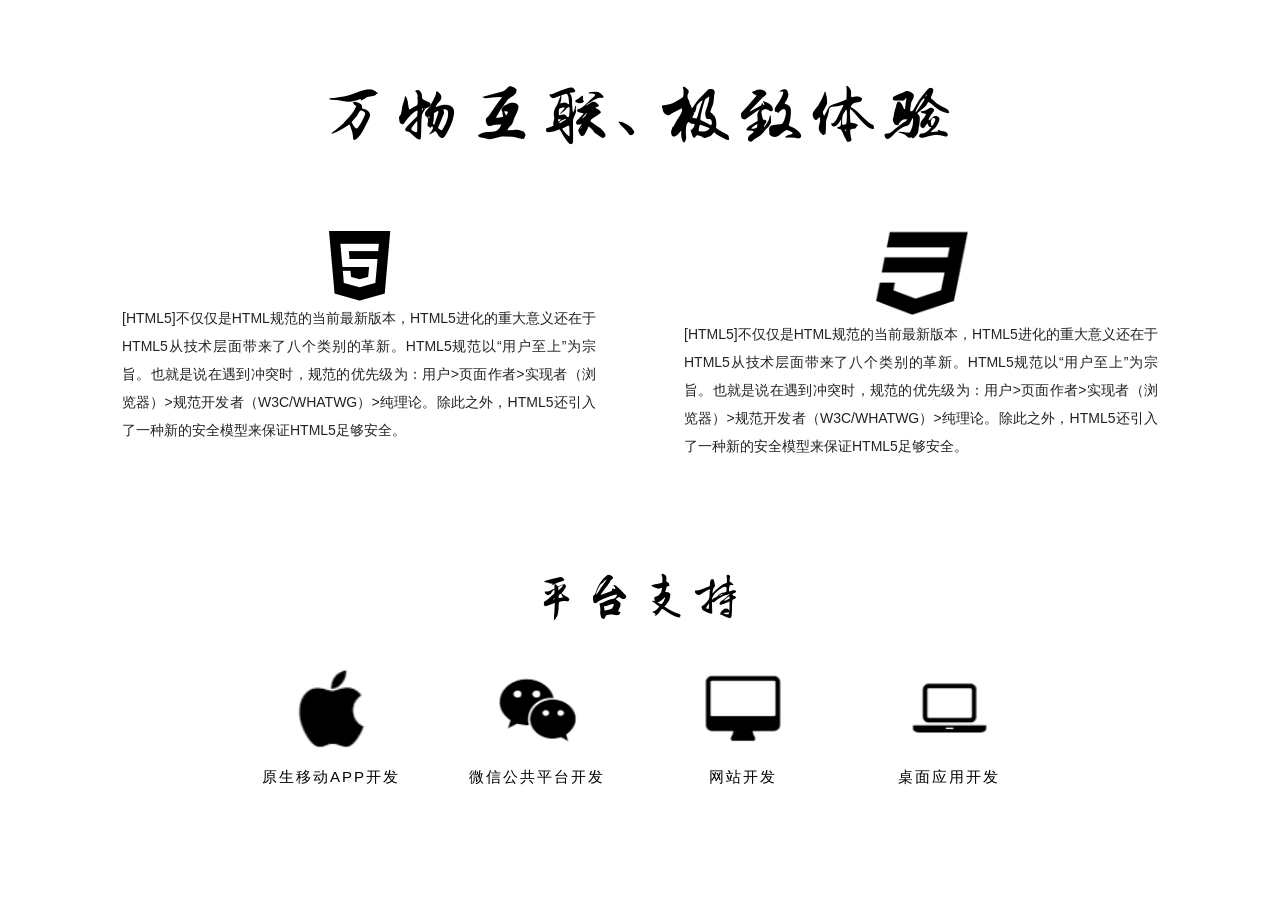
<file: index.html>
<!DOCTYPE html>
<html lang="zh-CN">
<head>
    <meta charset="UTF-8">
    <meta name="viewport" content="width=device-width, initial-scale=1.0">
    <title>万物互联、极致体验</title>
    <!-- 素材包提供的 iconfont 图标库（Font Awesome） -->
    <link rel="stylesheet" href="font-awesome.min.css">
    <style>
        /* ================= 内部CSS ================= */
        /* 素材包提供的字体 */
        @font-face {
            font-family: 'ShuFa';
            src: url('fonts/shufa.ttf') format('truetype');
            font-weight: normal;
            font-style: normal;
        }
        /* 基础重置 */
        * {
            margin: 0;
            padding: 0;
            box-sizing: border-box;
        }
        body {
            font-family: "Microsoft YaHei", "微软雅黑", "PingFang SC", sans-serif;
            color: #000000;
            background-color: #ffffff;
            min-height: 100vh;
        }
        /* 顶部大标题 */
        .site-title {
            font-family: 'ShuFa', 'KaiTi', '楷体', serif;
            font-size: 64px;
            font-weight: normal;
            color: #000000;
            text-align: center;
            letter-spacing: 10px;
            padding-top: 80px;
        }

        /* 中间两个并排卡片 */
        .cards {
            display: flex;
            justify-content: center;
            gap: 24px;
            max-width: 1140px;
            margin: 56px auto 0;
            padding: 0 20px;
        }
        .card {
            flex: 1;
            max-width: 540px;
            padding: 20px 32px 36px;
            text-align: center;
            background: transparent;
            border: none;
            border-radius: 0;
            transition: none;
        }

        .card .fa-html5 {
            font-size: 78px;
            color: #000000;
        }
        /* 第二张卡片图标，去掉白色圆底座 */
        .card .icon-circle {
            width: auto;
            height: auto;
            margin:0 auto;
        }
        .card .icon-circle img {
            width: 96px;
        }
        .card p {
            text-align: justify;
            font-size: 14px;
            line-height: 2;
            color: #222222;
        }
        /* 平台支持 */
        .platforms {
            max-width: 1140px;
            margin: 76px auto 80px;
            padding: 0 20px;
            text-align: center;
        }
        .section-title {
            font-family: 'ShuFa', 'KaiTi', '楷体', serif;
            font-size: 46px;
            font-weight: normal;
            color: #000000;
            letter-spacing: 8px;
        }
        .platform-list {
            display: flex;
            justify-content: center;
            flex-wrap: wrap;
            gap: 56px;
            margin-top: 46px;
            align-items: flex-start;
        }
        .platform-item {
            width: 150px;
            display: flex;
            flex-direction: column;
            align-items: center;
            text-align: center;
        }
        /* 统一图标容器大小，保证图标底部对齐 */
        .platform-item .icon-circle {
            width: 80px;
            height: 80px;
            display: flex;
            align-items: center;
            justify-content: center;
            margin: 0 auto;
        }
        .platform-item .icon-circle img {
            width: 100%;
            height: 100%;
            object-fit: contain;
            display: block;
        }

        .platform-item p {
            margin-top: 18px;
            font-size: 15px;
            color: #000000;
            letter-spacing: 2px;
            line-height:1.5;
        }
        /* 小屏适配 */
        @media (max-width: 900px) {
            .site-title {
                font-size: 42px;
                letter-spacing: 6px;
            }
            .cards {
                flex-direction: column;
                align-items: center;
            }
            .platform-list {
                gap: 36px;
            }
        }
    </style>
</head>
<body>
    <header>
        <h1 class="site-title">万物互联、极致体验</h1>
    </header>
    <section class="cards">
        <div class="card">
            <i class="fa fa-html5"></i>
            <p>[HTML5]不仅仅是HTML规范的当前最新版本，HTML5进化的重大意义还在于HTML5从技术层面带来了八个类别的革新。HTML5规范以“用户至上”为宗旨。也就是说在遇到冲突时，规范的优先级为：用户&gt;页面作者&gt;实现者（浏览器）&gt;规范开发者（W3C/WHATWG）&gt;纯理论。除此之外，HTML5还引入了一种新的安全模型来保证HTML5足够安全。</p>
        </div>
        <div class="card">
            <div class="icon-circle"><img src="images/2.png" alt="HTML5"></div>
            <p>[HTML5]不仅仅是HTML规范的当前最新版本，HTML5进化的重大意义还在于HTML5从技术层面带来了八个类别的革新。HTML5规范以“用户至上”为宗旨。也就是说在遇到冲突时，规范的优先级为：用户&gt;页面作者&gt;实现者（浏览器）&gt;规范开发者（W3C/WHATWG）&gt;纯理论。除此之外，HTML5还引入了一种新的安全模型来保证HTML5足够安全。</p>
        </div>
    </section>
    <section class="platforms">
        <h2 class="section-title">平台支持</h2>
        <div class="platform-list">
            <div class="platform-item">
                <div class="icon-circle"><img src="images/3.png" alt="苹果"></div>
                <p>原生移动APP开发</p>
            </div>
            <div class="platform-item">
                <div class="icon-circle"><img src="images/4.png" alt="微信"></div>
                <p>微信公共平台开发</p>
            </div>
            <div class="platform-item">
                <div class="icon-circle"><img src="images/5.png" alt="电脑"></div>
                <p>网站开发</p>
            </div>
            <div class="platform-item">
                <div class="icon-circle"><img src="images/6.png" alt="笔记本"></div>
                <p>桌面应用开发</p>
            </div>
        </div>
    </section>
</body>
</html>
</file>
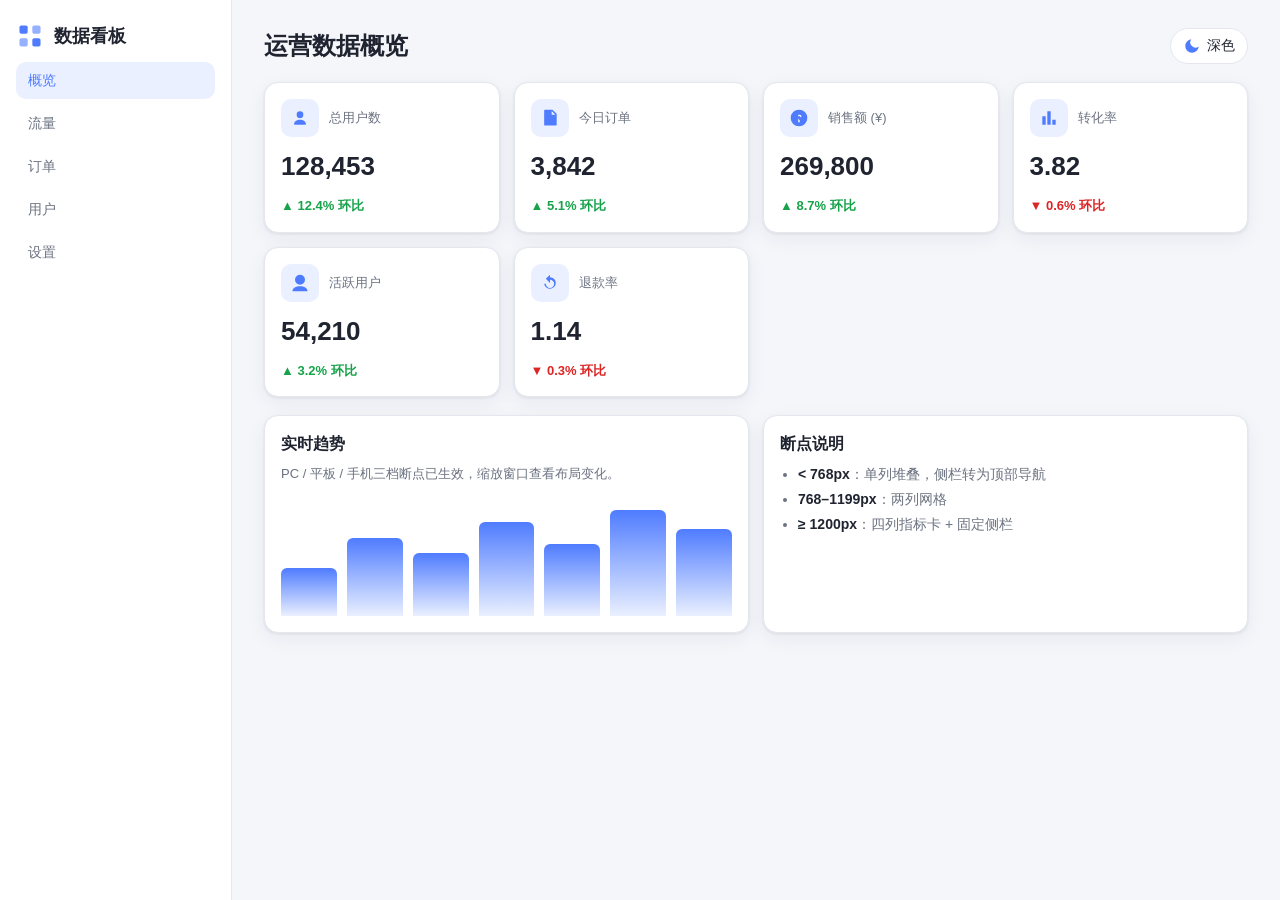
<file: homework5/index.html>
<!DOCTYPE html>
<html lang="zh-CN" data-theme="light">
<head>
  <meta charset="UTF-8">
  <meta name="viewport" content="width=device-width, initial-scale=1.0">
  <title>数据看板 · 响应式</title>
  <link rel="stylesheet" href="styles.css">
</head>
<body>
  <div class="layout">
    <!-- 侧栏：仅在桌面（≥1200px）出现，移动/平板时为顶部导航 -->
    <aside class="sidebar" aria-label="主导航">
      <div class="brand">
        <svg class="brand__icon" width="28" height="28" viewBox="0 0 24 24" aria-hidden="true">
          <rect x="3" y="3" width="7" height="7" rx="1.5" fill="currentColor"/>
          <rect x="14" y="3" width="7" height="7" rx="1.5" fill="currentColor" opacity="0.6"/>
          <rect x="3" y="14" width="7" height="7" rx="1.5" fill="currentColor" opacity="0.6"/>
          <rect x="14" y="14" width="7" height="7" rx="1.5" fill="currentColor"/>
        </svg>
        <span class="brand__name">数据看板</span>
      </div>
      <nav class="nav" aria-label="页面导航">
        <a class="nav__item is-active" href="#">概览</a>
        <a class="nav__item" href="#">流量</a>
        <a class="nav__item" href="#">订单</a>
        <a class="nav__item" href="#">用户</a>
        <a class="nav__item" href="#">设置</a>
      </nav>
    </aside>

    <div class="main">
      <header class="topbar">
        <h1>运营数据概览</h1>
        <button id="themeToggle" class="theme-toggle" type="button" aria-pressed="false">
          <svg class="theme-toggle__icon" width="18" height="18" viewBox="0 0 24 24" aria-hidden="true">
            <path d="M21 12.8A9 9 0 1 1 11.2 3a7 7 0 0 0 9.8 9.8Z" fill="currentColor"/>
          </svg>
          <span class="theme-toggle__label">深色</span>
        </button>
      </header>

      <!-- 卡片区：语义化 section，6 条数据由 JS 数组渲染 -->
      <section class="metrics" id="metrics" aria-label="核心指标">
        <!-- JS 注入 -->
      </section>

      <section class="panels" aria-label="明细面板">
        <article class="panel">
          <h2>实时趋势</h2>
          <p class="panel__hint">PC / 平板 / 手机三档断点已生效，缩放窗口查看布局变化。</p>
          <div class="bars" id="bars" aria-hidden="true"></div>
        </article>
        <article class="panel">
          <h2>断点说明</h2>
          <ul class="bp-list">
            <li><b>&lt; 768px</b>：单列堆叠，侧栏转为顶部导航</li>
            <li><b>768–1199px</b>：两列网格</li>
            <li><b>≥ 1200px</b>：四列指标卡 + 固定侧栏</li>
          </ul>
        </article>
      </section>
    </div>
  </div>

  <script src="app.js"></script>
</body>
</html>
</file>
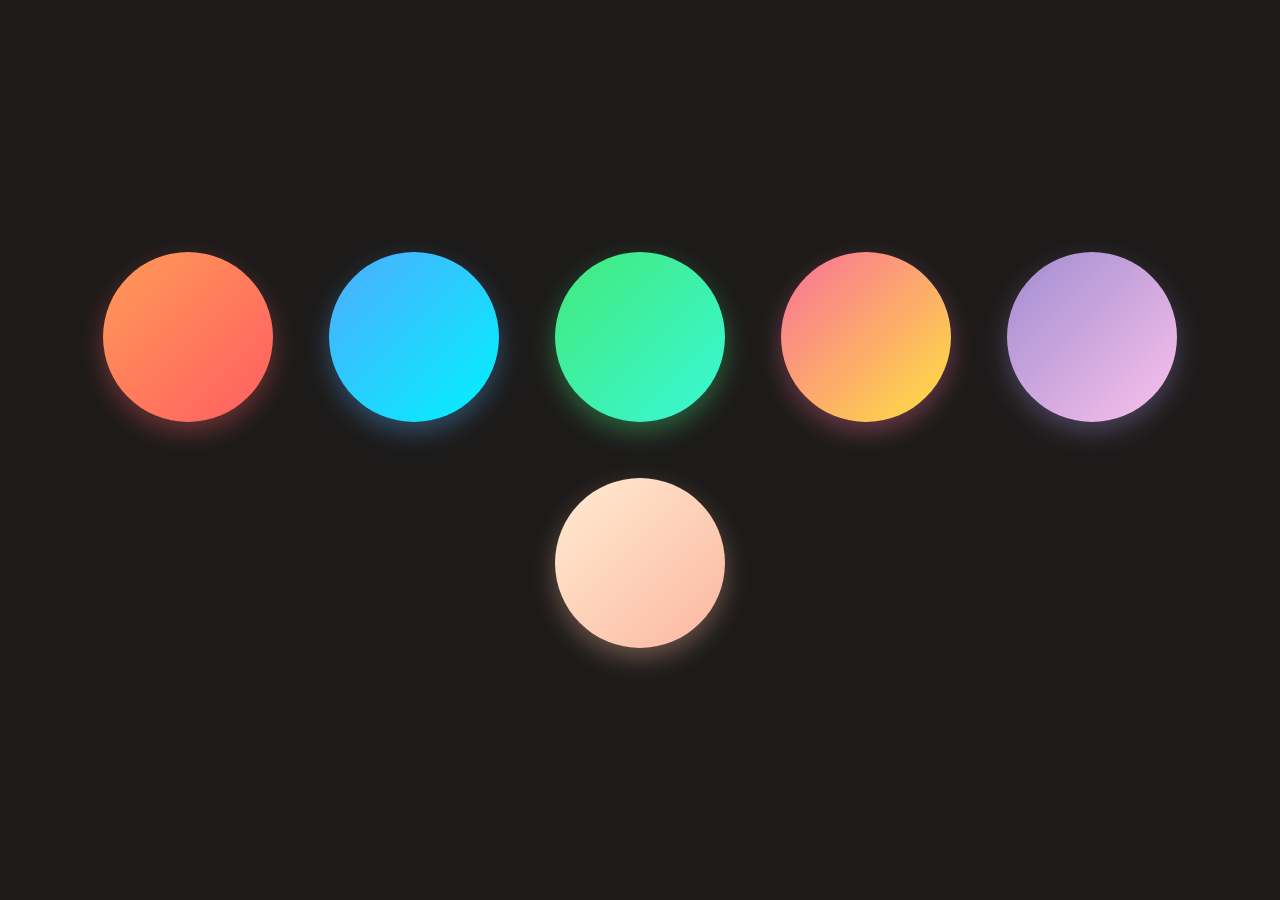
<file: ball-hover.html>
<!DOCTYPE html>
<html lang="en">
<head>
    <meta charset="UTF-8">
    <meta name="viewport" content="width=device-width, initial-scale=1.0">
    <title>圆球悬浮效果</title>
    <style>
        *{
            margin: 0;
            padding: 0;
            box-sizing: border-box;
        }
        body{
            min-height: 100vh;
            display: flex;
            align-items: center;
            justify-content: center;
            background-color: #1d1b1a;
        }
        .stage{
            display: flex;
            flex-wrap: wrap;
            justify-content: center;
            align-items: center;
            gap: 56px;
            padding:56px 32px
        }
        .cube{
            width: 170px;
            height: 170px;
            transition: transform 0.3s ease;
        }
        .c1{
            border-radius: 50%;
            background: linear-gradient(135deg,#ff9a56,#ff5e62);
            box-shadow: 0 10px 24px rgba(255, 94, 98, .35);
        }
        .c2{
            border-radius: 50%;
            background: linear-gradient(135deg,#4facfe,#00f2fe);
            box-shadow: 0 10px 24px rgba(79, 172, 254, .35);
        }
        .c3{
            border-radius: 50%;
            background: linear-gradient(135deg,#43e97b,#38f9d7);
            box-shadow: 0 10px 24px rgba(67, 233, 123, .35);
        }
        .c4{
            border-radius: 50%;
            background: linear-gradient(135deg,#fa709a,#fee140);
            box-shadow: 0 10px 24px rgba(250, 112, 154, .35);
        }
        .c5{
            border-radius: 50%;
            background: linear-gradient(135deg,#a18cd1,#fbc2eb);
            box-shadow: 0 10px 24px rgba(161, 140, 209, .35);
        }
        .c6{
            border-radius: 50%;
            background: linear-gradient(135deg,#ffecd2,#fcb69f);
            box-shadow: 0 10px 24px rgba(252, 182, 159, .35);
        }
        .cube:hover{
            transform: translateY(-10px);
        }
    </style>
</head>
<body>
    <div class="stage">
        <div class="cube c1"></div>
        <div class="cube c2"></div>
        <div class="cube c3"></div>
        <div class="cube c4"></div>
        <div class="cube c5"></div>
        <div class="cube c6"></div>
    </div>
</body>
</html>
</file>
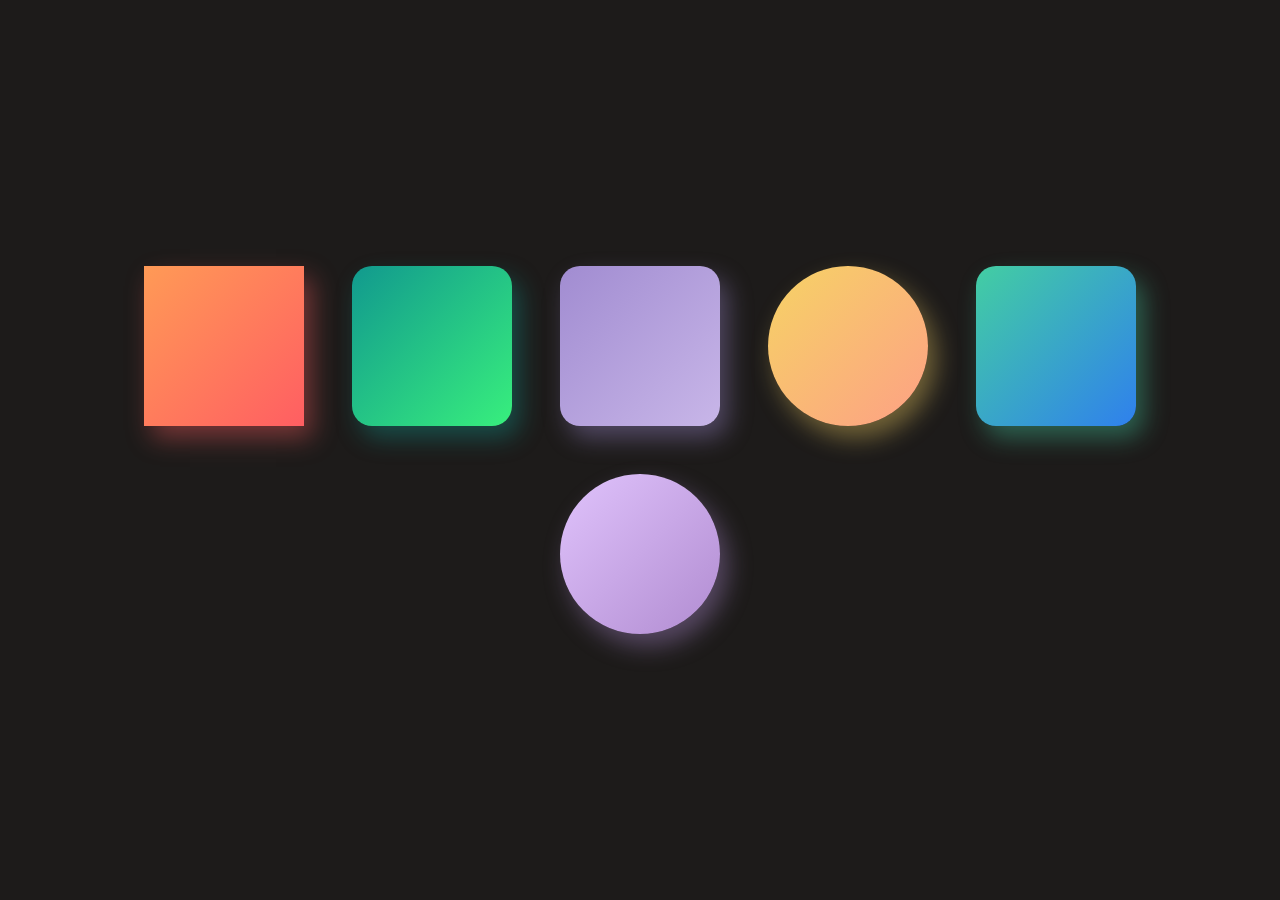
<file: 图形交互效果.html>
<!DOCTYPE html>
<html lang="zh-CN">
<head>
    <meta charset="UTF-8">
    <meta name="viewport" content="width=device-width, initial-scale=1.0">
    <title>图形交互效果</title>
    <link rel="icon" type="image/svg+xml" href="data:image/svg+xml,%3Csvg xmlns='http://www.w3.org/2000/svg' viewBox='0 0 64 64'%3E%3Crect width='64' height='64' rx='14' fill='%23ff5e62'/%3E%3Ccircle cx='32' cy='32' r='18' fill='white'/%3E%3C/svg%3E">
    <style>
        *{
            margin: 0;
            padding: 0;
            box-sizing: border-box;
        }
        body{
            min-height: 100vh;
            display: flex;
            align-items: center;
            justify-content: center;
            background-color: #1d1b1a;
            font-family: "Segoe UI", "Microsoft YaHei", sans-serif;
        }
        .stage{
            display: flex;
            flex-wrap: wrap;
            justify-content: center;
            align-items: center;
            gap: 48px;
            padding: 56px 32px;
            max-width: 1200px;
        }
        /* ===== 所有形状的公共样式 ===== */
        .shape{
            width: 160px;
            height: 160px;
            display: flex;
            align-items: center;
            justify-content: center;
            /* 关键：写在普通状态，悬浮才有平滑过渡 */
            transition: transform 0.3s ease, box-shadow 0.3s ease;
        }
        /* 悬浮时：上移10px + 阴影偏移量归0 */
        .shape:hover{
            transform: translateY(-10px);
            box-shadow: 0 0 0 rgba(0,0,0,0);
        }
        /* 形状中间的 hover 字样 */
        .shape span{
            font-size: 22px;
            font-weight: 700;
            letter-spacing: 2px;
            color: #ffffff;
            opacity: 0;
            transition: opacity 0.3s ease;
            text-shadow: 0 1px 3px rgba(0,0,0,0.35);
        }
        .shape:hover span{
            opacity: 1;
        }

        /* ===== 六个图形：形状与颜色对齐上课案例 ===== */

        /* 1. 直角正方形（橙红渐变） */
        .s1{
            border-radius: 0;
            background: linear-gradient(135deg,#ff9a56,#ff5e62);
            box-shadow: 8px 12px 24px rgba(255,94,98,0.4);
        }
        /* 2. 圆角正方形（青绿渐变） */
        .s2{
            border-radius: 20px;
            background: linear-gradient(135deg,#11998e,#38ef7d);
            box-shadow: 8px 12px 24px rgba(17,153,142,0.4);
        }
        /* 3. 圆角正方形（淡紫渐变） */
        .s3{
            border-radius: 20px;
            background: linear-gradient(135deg,#a18cd1,#c8b6e8);
            box-shadow: 8px 12px 24px rgba(161,140,209,0.4);
        }
        /* 4. 圆形（暖黄→橙渐变） */
        .s4{
            border-radius: 50%;
            background: linear-gradient(135deg,#f6d365,#fda085);
            box-shadow: 8px 12px 24px rgba(246,211,101,0.4);
        }
        /* 5. 圆角正方形（绿→蓝渐变） */
        .s5{
            border-radius: 20px;
            background: linear-gradient(135deg,#43cea2,#2f80ed);
            box-shadow: 8px 12px 24px rgba(67,206,162,0.4);
        }
        /* 6. 圆形（淡紫渐变） */
        .s6{
            border-radius: 50%;
            background: linear-gradient(135deg,#e0c3fc,#b18cd1);
            box-shadow: 8px 12px 24px rgba(176,140,209,0.4);
        }
    </style>
</head>
<body>
    <div class="stage">
        <div class="shape s1"><span>hover</span></div>
        <div class="shape s2"><span>hover</span></div>
        <div class="shape s3"><span>hover</span></div>
        <div class="shape s4"><span>hover</span></div>
        <div class="shape s5"><span>hover</span></div>
        <div class="shape s6"><span>hover</span></div>
    </div>
</body>
</html>
</file>
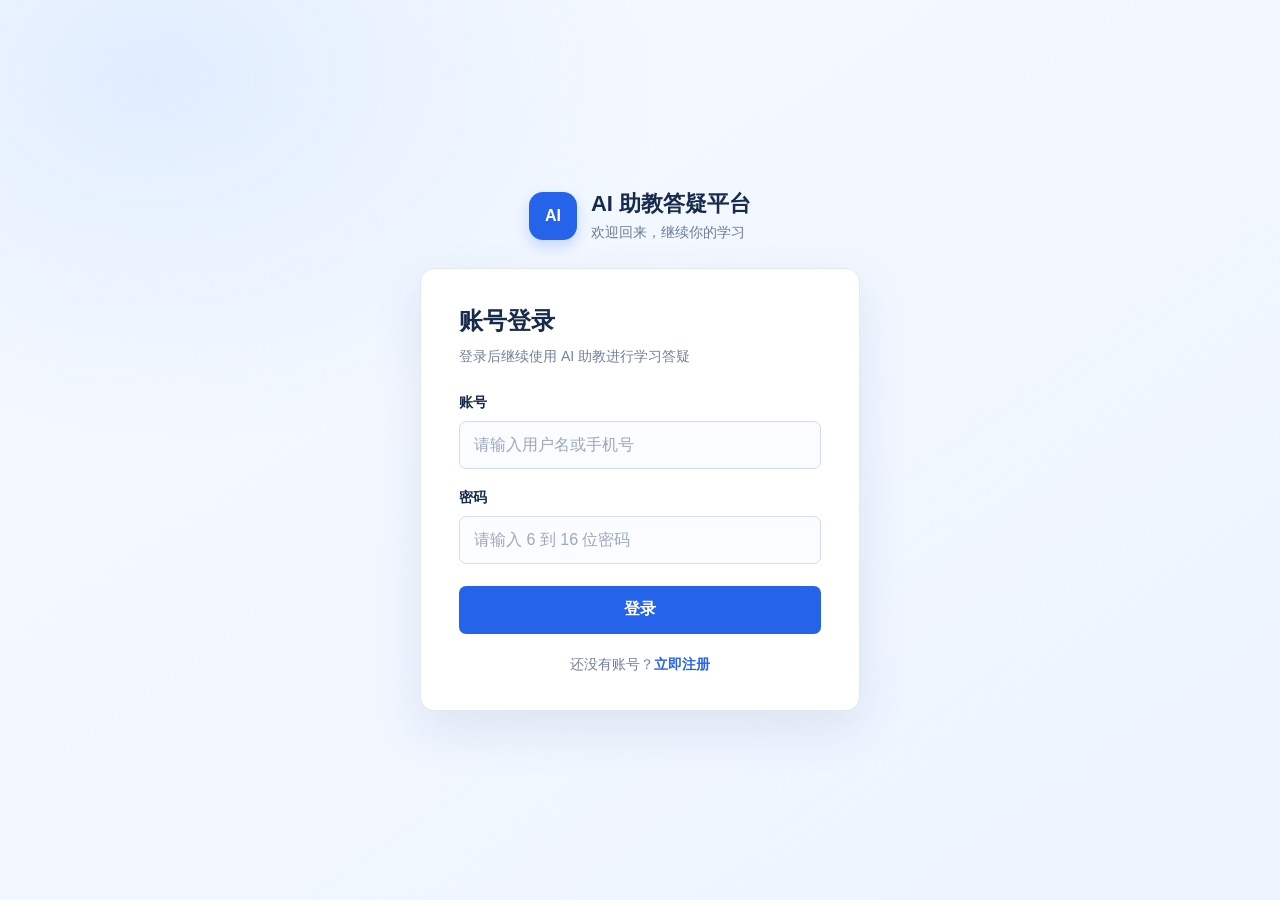
<file: homework1/login.html>
<!DOCTYPE html>
<html lang="zh-CN">
<head>
	<meta charset="UTF-8">
	<meta name="viewport" content="width=device-width, initial-scale=1.0">
	<title>登录 - AI 助教答疑平台</title>
	<style>
		:root {
			color-scheme: light;
			font-family: "Microsoft YaHei", "PingFang SC", sans-serif;
			color: #172b4d;
			background: #f3f7ff;
		}
		* {
			box-sizing: border-box;
		}
		body {
			min-height: 100vh;
			min-height: 100svh;
			margin: 0;
			padding: 40px 20px;
			display: flex;
			flex-direction: column;
			align-items: center;
			justify-content: center;
			gap: 26px;
			background:
				radial-gradient(ellipse at 12% 8%, rgb(219 234 254 / 80%), transparent 32%),
				linear-gradient(145deg, #f7faff, #edf4ff);
		}
		header {
			display: flex;
			align-items: center;
			gap: 14px;
		}
		header h1 {
			margin: 0;
			font-size: 22px;
			font-weight: 700;
		}
		header p {
			margin: 5px 0 0;
			color: #6b7d99;
			font-size: 14px;
		}
		.brand-mark {
			width: 48px;
			height: 48px;
			flex: 0 0 48px;
			display: grid;
			place-items: center;
			border-radius: 14px;
			background: #2563eb;
			color: #fff;
			font-size: 16px;
			font-weight: 700;
			box-shadow: 0 6px 14px rgb(37 99 235 / 22%);
		}
		main {
			width: min(100%, 440px);
			padding: 36px 38px;
			border: 1px solid #e0e8f5;
			border-radius: 14px;
			background: #fff;
			box-shadow: 0 18px 50px rgb(31 67 127 / 10%);
		}
		h2 {
			margin: 0;
			font-size: 24px;
			font-weight: 700;
		}
		.form-description {
			margin: 8px 0 26px;
			color: #71819b;
			font-size: 14px;
			line-height: 1.6;
		}
		form > div {
			margin-bottom: 20px;
		}
		label {
			display: block;
			margin-bottom: 9px;
			font-size: 14px;
			font-weight: 600;
		}
		input {
			width: 100%;
			min-height: 48px;
			padding: 11px 14px;
			border: 1px solid #d3deed;
			border-radius: 7px;
			background: #fbfcff;
			color: #172b4d;
			font: inherit;
			transition: border-color 160ms ease, box-shadow 160ms ease, background 160ms ease;
		}
		input::placeholder {
			color: #9aa8bd;
		}
		input:focus {
			border-color: #4b82ef;
			outline: none;
			background: #fff;
			box-shadow: 0 0 0 4px rgb(37 99 235 / 12%);
		}
		button {
			width: 100%;
			min-height: 48px;
			margin-top: 2px;
			border: 0;
			border-radius: 7px;
			background: #2563eb;
			color: #fff;
			font: inherit;
			font-weight: 600;
			cursor: pointer;
			transition: background 160ms ease, transform 160ms ease;
		}
		button:hover {
			background: #1d4ed8;
		}
		button:active {
			transform: translateY(1px);
		}
		.register-link {
			margin: 22px 0 0;
			text-align: center;
			font-size: 14px;
			color: #71819b;
		}
		.register-link a {
			color: #2563eb;
			font-weight: 600;
			text-decoration: none;
		}
		.register-link a:hover {
			text-decoration: underline;
		}
		@media (max-width: 480px) {
			body {
				padding: 28px 16px;
				gap: 22px;
			}
			main {
				padding: 28px 22px;
			}
			header h1 {
				font-size: 19px;
			}
		}
	</style>
</head>
<body>
	<header>
		<div class="brand-mark" aria-hidden="true">AI</div>
		<div>
			<h1>AI 助教答疑平台</h1>
			<p>欢迎回来，继续你的学习</p>
		</div>
	</header>

	<main>
		<section aria-labelledby="login-title">
			<h2 id="login-title">账号登录</h2>
			<p class="form-description">登录后继续使用 AI 助教进行学习答疑</p>

			<form action="#" method="post">
				<div>
					<label for="account">账号</label>
					<input
						type="text"
						id="account"
						name="account"
						autocomplete="username"
						placeholder="请输入用户名或手机号"
						required
					>
				</div>

				<div>
					<label for="password">密码</label>
					<input
						type="password"
						id="password"
						name="password"
						autocomplete="current-password"
						placeholder="请输入 6 到 16 位密码"
						pattern=".{6,16}"
						title="密码必须为 6 到 16 位"
						required
					>
				</div>

				<button type="submit">登录</button>
			</form>

			<p class="register-link">还没有账号？<a href="homework1.html">立即注册</a></p>
		</section>
	</main>
</body>
</html>
</file>
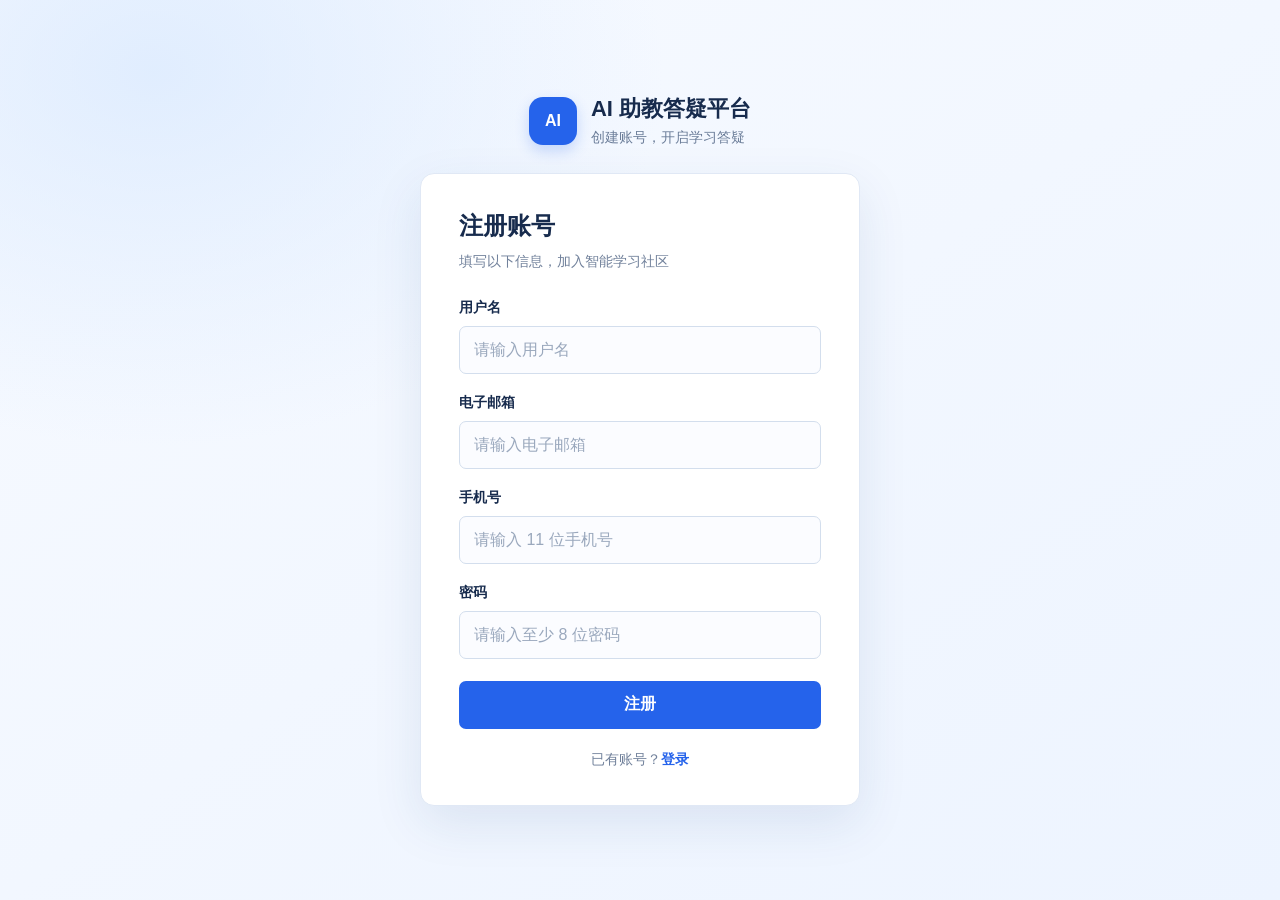
<file: homework1/register.html>
<!DOCTYPE html>
<html lang="zh-CN">
<head>
	<meta charset="UTF-8">
	<meta name="viewport" content="width=device-width, initial-scale=1.0">
	<title>注册 - AI 助教答疑平台</title>
	<style>
		:root {
			color-scheme: light;
			font-family: "Microsoft YaHei", "PingFang SC", sans-serif;
			color: #172b4d;
			background: #f3f7ff;
		}
		* {
			box-sizing: border-box;
		}
		body {
			min-height: 100vh;
			min-height: 100svh;
			margin: 0;
			padding: 40px 20px;
			display: flex;
			flex-direction: column;
			align-items: center;
			justify-content: center;
			gap: 26px;
			background:
				radial-gradient(ellipse at 12% 8%, rgb(219 234 254 / 80%), transparent 32%),
				linear-gradient(145deg, #f7faff, #edf4ff);
		}
		header {
			display: flex;
			align-items: center;
			gap: 14px;
		}
		header h1 {
			margin: 0;
			font-size: 22px;
			font-weight: 700;
		}
		header p {
			margin: 5px 0 0;
			color: #6b7d99;
			font-size: 14px;
		}
		.brand-mark {
			width: 48px;
			height: 48px;
			flex: 0 0 48px;
			display: grid;
			place-items: center;
			border-radius: 14px;
			background: #2563eb;
			color: #fff;
			font-size: 16px;
			font-weight: 700;
			box-shadow: 0 6px 14px rgb(37 99 235 / 22%);
		}
		main {
			width: min(100%, 440px);
			padding: 36px 38px;
			border: 1px solid #e0e8f5;
			border-radius: 14px;
			background: #fff;
			box-shadow: 0 18px 50px rgb(31 67 127 / 10%);
		}
		h2 {
			margin: 0;
			font-size: 24px;
			font-weight: 700;
		}
		.form-description {
			margin: 8px 0 26px;
			color: #71819b;
			font-size: 14px;
			line-height: 1.6;
		}
		form > div {
			margin-bottom: 20px;
		}
		label {
			display: block;
			margin-bottom: 9px;
			font-size: 14px;
			font-weight: 600;
		}
		input {
			width: 100%;
			min-height: 48px;
			padding: 11px 14px;
			border: 1px solid #d3deed;
			border-radius: 7px;
			background: #fbfcff;
			color: #172b4d;
			font: inherit;
			transition: border-color 160ms ease, box-shadow 160ms ease, background 160ms ease;
		}
		input::placeholder {
			color: #9aa8bd;
		}
		input:focus {
			border-color: #4b82ef;
			outline: none;
			background: #fff;
			box-shadow: 0 0 0 4px rgb(37 99 235 / 12%);
		}
		button {
			width: 100%;
			min-height: 48px;
			margin-top: 2px;
			border: 0;
			border-radius: 7px;
			background: #2563eb;
			color: #fff;
			font: inherit;
			font-weight: 600;
			cursor: pointer;
			transition: background 160ms ease, transform 160ms ease;
		}
		button:hover {
			background: #1d4ed8;
		}
		button:active {
			transform: translateY(1px);
		}
		.login-link {
			margin: 22px 0 0;
			text-align: center;
			font-size: 14px;
			color: #71819b;
		}
		.login-link a {
			color: #2563eb;
			font-weight: 600;
			text-decoration: none;
		}
		.login-link a:hover {
			text-decoration: underline;
		}
		@media (max-width: 480px) {
			body {
				padding: 28px 16px;
				gap: 22px;
			}
			main {
				padding: 28px 22px;
			}
			header h1 {
				font-size: 19px;
			}
		}
	</style>
</head>
<body>
	<header>
		<div class="brand-mark" aria-hidden="true">AI</div>
		<div>
			<h1>AI 助教答疑平台</h1>
			<p>创建账号，开启学习答疑</p>
		</div>
	</header>

	<main>
		<section aria-labelledby="registration-title">
			<h2 id="registration-title">注册账号</h2>
			<p class="form-description">填写以下信息，加入智能学习社区</p>

			<form action="#" method="post">
				<div>
					<label for="username">用户名</label>
					<input
						type="text"
						id="username"
						name="username"
						autocomplete="username"
						placeholder="请输入用户名"
						minlength="2"
						maxlength="20"
						required
					>
				</div>

				<div>
					<label for="email">电子邮箱</label>
					<input
						type="email"
						id="email"
						name="email"
						autocomplete="email"
						placeholder="请输入电子邮箱"
						required
					>
				</div>

				<div>
					<label for="phone">手机号</label>
					<input
						type="tel"
						id="phone"
						name="phone"
						autocomplete="tel"
						placeholder="请输入 11 位手机号"
						minlength="11"
						maxlength="11"
						pattern="1[3-9][0-9]{9}"
						required
					>
				</div>

				<div>
					<label for="password">密码</label>
					<input
						type="password"
						id="password"
						name="password"
						autocomplete="new-password"
						placeholder="请输入至少 8 位密码"
						minlength="8"
						required
					>
				</div>

				<button type="submit">注册</button>
			</form>

			<p class="login-link">已有账号？<a href="login.html">登录</a></p>
		</section>
	</main>
</body>
</html>
</file>
<file: homework5/styles.css>
/* ============ CSS 变量：浅色 / 深色主题 ============ */
:root {
  --bg: #f5f6fa;
  --surface: #ffffff;
  --surface-2: #f0f2f7;
  --text: #1f2430;
  --text-soft: #6b7280;
  --border: #e4e7ee;
  --accent: #4f7cff;
  --accent-soft: #eaf0ff;
  --pos: #16a34a;   /* 涨 / 正向 */
  --neg: #dc2626;   /* 跌 / 负向 */
  --shadow: 0 1px 3px rgba(20, 30, 60, .08), 0 6px 20px rgba(20, 30, 60, .06);
  --radius: 14px;
  --sidebar-w: 232px;
}

html[data-theme="dark"] {
  --bg: #0f1320;
  --surface: #181d2e;
  --surface-2: #20263a;
  --text: #e8ebf5;
  --text-soft: #9aa3b8;
  --border: #2a3150;
  --accent: #6f95ff;
  --accent-soft: #1d2742;
  --pos: #34d399;
  --neg: #f87171;
  --shadow: 0 1px 3px rgba(0, 0, 0, .4), 0 6px 20px rgba(0, 0, 0, .35);
}

/* ============ 基础 ============ */
* { box-sizing: border-box; }

html, body {
  margin: 0;
  padding: 0;
}

body {
  background: var(--bg);
  color: var(--text);
  font-family: -apple-system, BlinkMacSystemFont, "Segoe UI", "PingFang SC",
    "Microsoft YaHei", Roboto, Helvetica, Arial, sans-serif;
  line-height: 1.5;
  /* 320px~1920px 全程不出横向滚动条 */
  overflow-x: hidden;
}

img, svg { display: block; }

/* 数字等宽，切换主题/数值时不抖动 */
.tnum {
  font-variant-numeric: tabular-nums;
  font-feature-settings: "tnum";
}

/* ============ 布局骨架 ============ */
.layout {
  min-height: 100vh;
  display: flex;
  flex-direction: column; /* 移动端：侧栏在顶部，主区在下 */
}

.main {
  flex: 1;
  min-width: 0; /* 防止子元素把容器撑出横向滚动 */
  padding: 16px;
  display: flex;
  flex-direction: column;
  gap: 18px;
}

/* ---- 侧栏：移动/平板为顶部横向导航 ---- */
.sidebar {
  background: var(--surface);
  border-bottom: 1px solid var(--border);
  padding: 14px 16px;
  display: flex;
  flex-direction: column;
  gap: 12px;
}

.brand {
  display: flex;
  align-items: center;
  gap: 10px;
  color: var(--accent);
}
.brand__icon { flex: none; }
.brand__name { font-weight: 700; font-size: 18px; color: var(--text); }

.nav { display: flex; flex-wrap: wrap; gap: 6px; }
.nav__item {
  flex: 1 1 auto;
  text-align: center;
  padding: 8px 12px;
  border-radius: 10px;
  color: var(--text-soft);
  text-decoration: none;
  font-size: 14px;
  white-space: nowrap;
}
.nav__item.is-active, .nav__item:hover { background: var(--accent-soft); color: var(--accent); }

/* ---- 顶栏 ---- */
.topbar {
  display: flex;
  align-items: center;
  justify-content: space-between;
  gap: 12px;
}
.topbar h1 { font-size: 20px; margin: 0; }

.theme-toggle {
  display: inline-flex;
  align-items: center;
  gap: 6px;
  border: 1px solid var(--border);
  background: var(--surface);
  color: var(--text);
  padding: 8px 12px;
  border-radius: 999px;
  font-size: 14px;
  cursor: pointer;
}
.theme-toggle:hover { border-color: var(--accent); color: var(--accent); }
.theme-toggle__icon { flex: none; color: var(--accent); }

/* ---- 指标卡网格：grid + auto-fit/minmax，不写死宽度 ---- */
.metrics {
  display: grid;
  grid-template-columns: repeat(auto-fit, minmax(220px, 1fr));
  gap: 14px;
}

.card {
  background: var(--surface);
  border: 1px solid var(--border);
  border-radius: var(--radius);
  padding: 16px;
  box-shadow: var(--shadow);
  display: flex;
  flex-direction: column;
  gap: 10px;
}
.card__head { display: flex; align-items: center; gap: 10px; }
.card__icon {
  width: 38px; height: 38px;
  flex: none;
  display: grid; place-items: center;
  border-radius: 10px;
  background: var(--accent-soft);
  color: var(--accent);
}
.card__icon svg { width: 20px; height: 20px; }
.card__label { color: var(--text-soft); font-size: 13px; }
.card__value { font-size: 26px; font-weight: 700; }
.card__trend { font-size: 13px; font-weight: 600; }
.card__trend.up { color: var(--pos); }
.card__trend.down { color: var(--neg); }

/* ---- 底部面板 ---- */
.panels {
  display: grid;
  grid-template-columns: 1fr;
  gap: 14px;
}
.panel {
  background: var(--surface);
  border: 1px solid var(--border);
  border-radius: var(--radius);
  padding: 16px;
  box-shadow: var(--shadow);
}
.panel h2 { margin: 0 0 8px; font-size: 16px; }
.panel__hint { color: var(--text-soft); font-size: 13px; margin: 0 0 12px; }
.bp-list { margin: 0; padding-left: 18px; color: var(--text-soft); font-size: 14px; }
.bp-list li { margin: 4px 0; }
.bp-list b { color: var(--text); }

.bars { display: flex; align-items: flex-end; gap: 10px; height: 120px; }
.bars span {
  flex: 1;
  background: linear-gradient(var(--accent), var(--accent-soft));
  border-radius: 6px 6px 0 0;
}

/* ============ 断点 1：平板 768–1199 → 两列网格 ============ */
@media (min-width: 768px) {
  .metrics { grid-template-columns: repeat(2, 1fr); }
  .panels { grid-template-columns: repeat(2, 1fr); }
  .main { padding: 20px; }
}

/* ============ 断点 2：桌面 ≥1200 → 四列指标卡 + 固定侧栏 ============ */
@media (min-width: 1200px) {
  .layout { flex-direction: row; }
  .sidebar {
    position: sticky;
    top: 0;
    align-self: flex-start;
    width: var(--sidebar-w);
    height: 100vh;
    border-bottom: none;
    border-right: 1px solid var(--border);
    flex-direction: column;
    padding: 22px 16px;
  }
  .nav { flex-direction: column; flex-wrap: nowrap; }
  .nav__item { text-align: left; flex: none; }
  .main { padding: 28px 32px; max-width: 1480px; margin: 0 auto; }
  .metrics { grid-template-columns: repeat(4, 1fr); }
  .topbar h1 { font-size: 24px; }
}

/* 极窄屏 320px 时也保证不溢出 */
@media (max-width: 360px) {
  .main { padding: 12px; }
  .card__value { font-size: 22px; }
}
</file>
